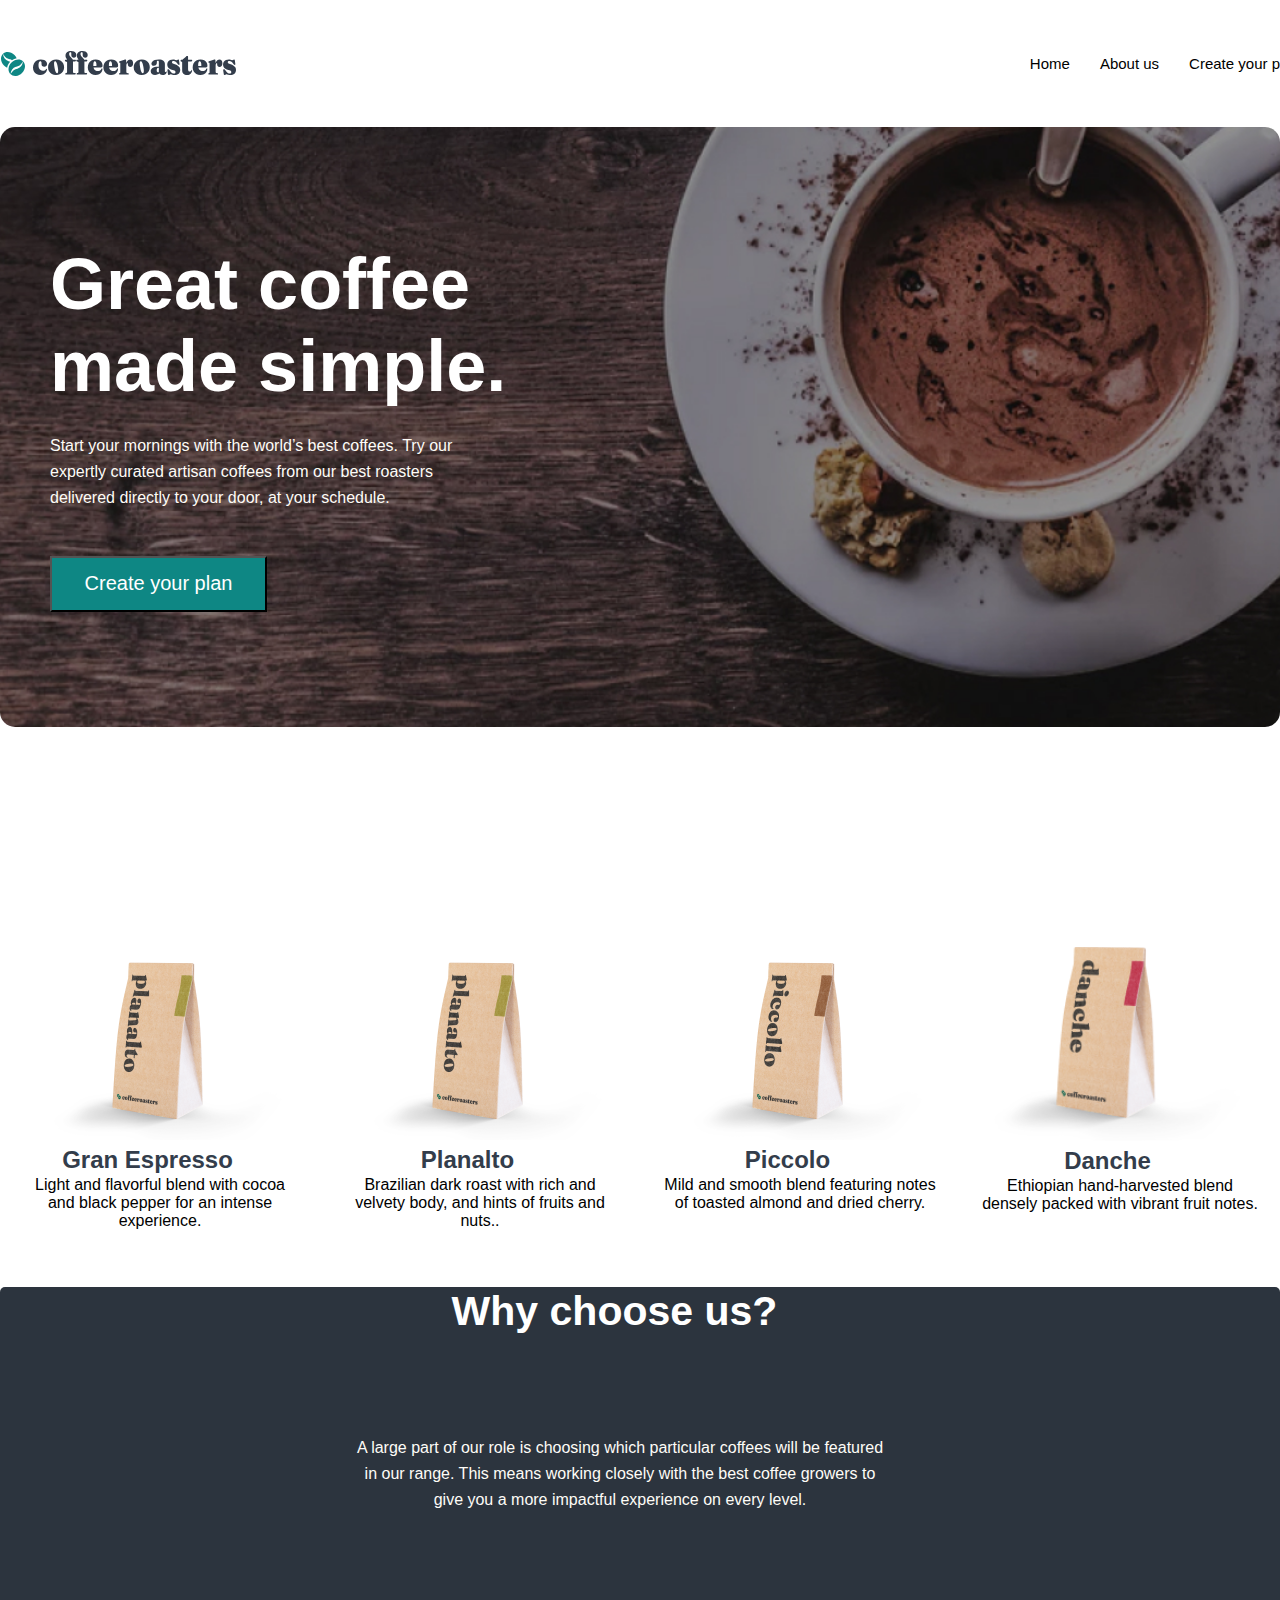
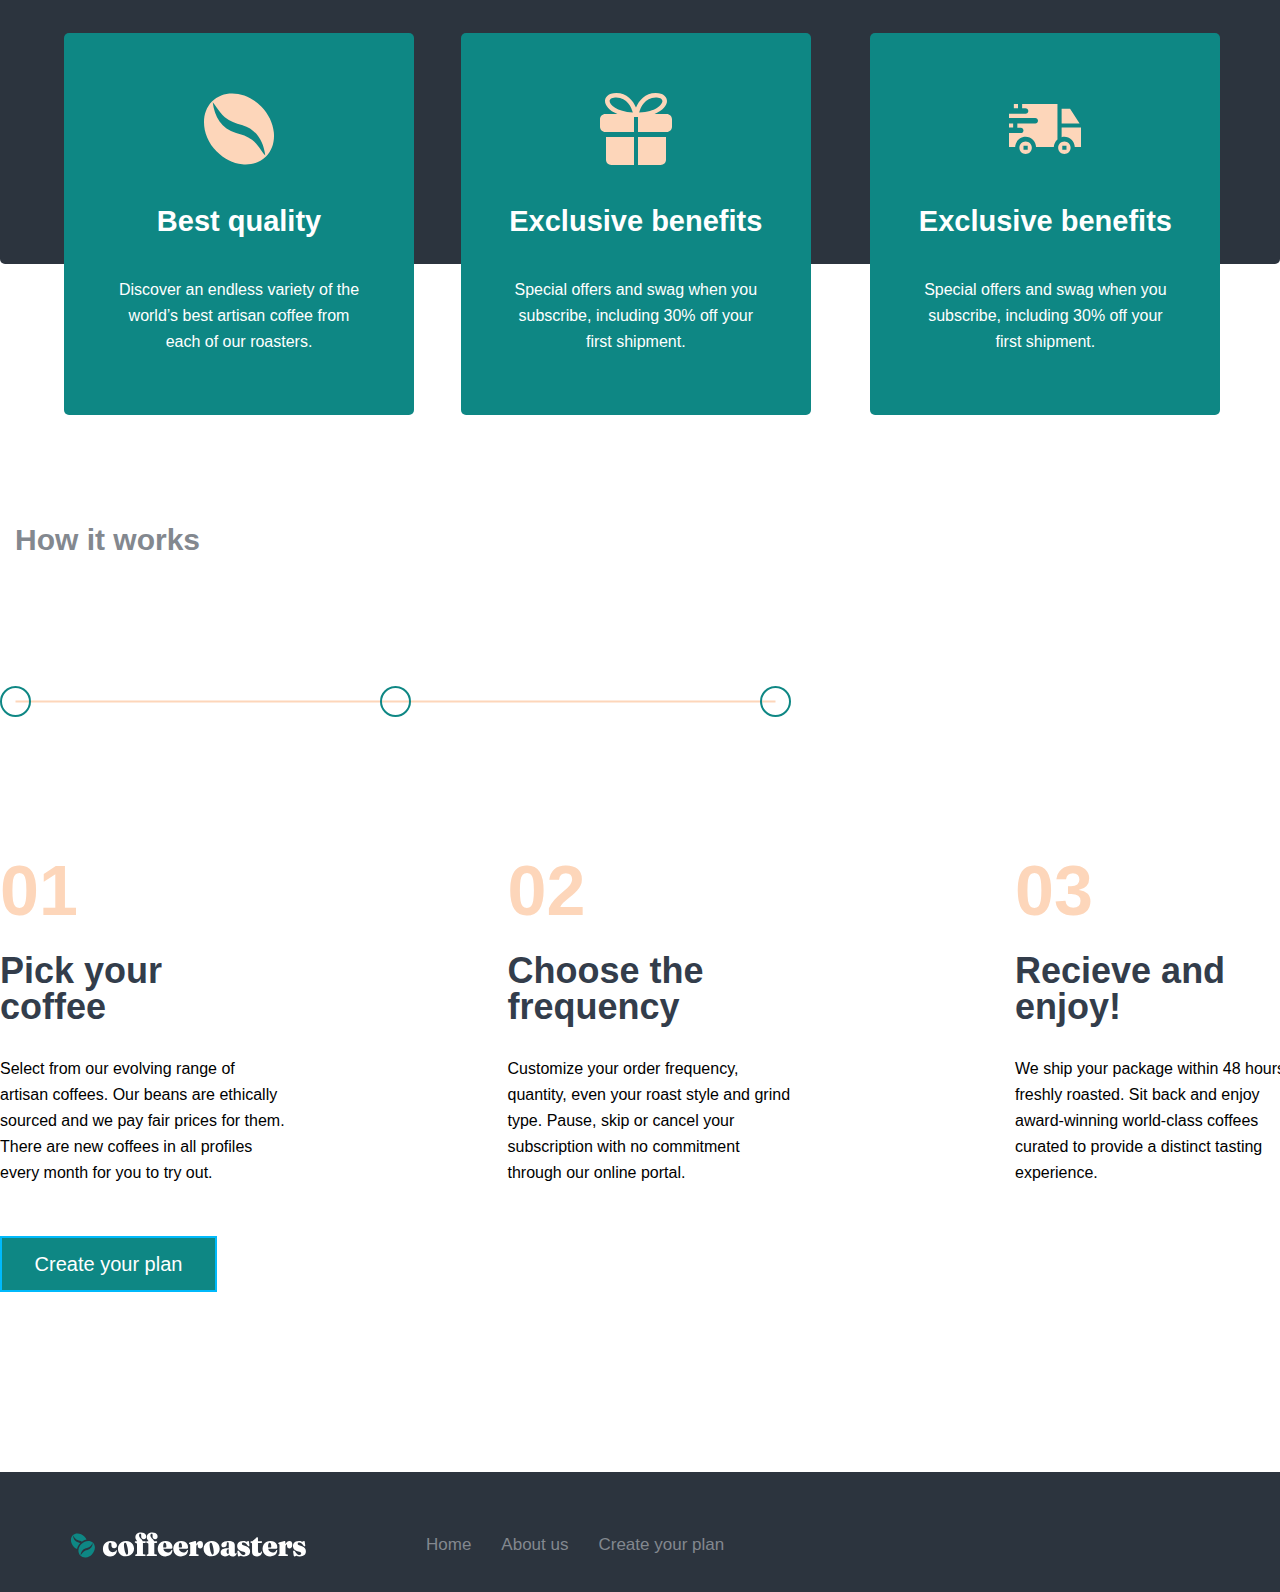
<file: index.html>
<!DOCTYPE html>
<html lang="en">

<head>
    <meta charset="UTF-8">
    <meta name="viewport" content="width=device-width, initial-scale=1.0">
    <title>Document</title>

    <link rel="stylesheet" href="https://cdnjs.cloudflare.com/ajax/libs/font-awesome/6.6.0/css/all.min.css"
        integrity="sha512-Kc323vGBEqzTmouAECnVceyQqyqdsSiqLQISBL29aUW4U/M7pSPA/gEUZQqv1cwx4OnYxTxve5UMg5GT6L4JJg=="
        crossorigin="anonymous" referrerpolicy="no-referrer" />

    <link rel="stylesheet" href="./style.css">
</head>

<body>
    <header>
        <div class="container">
            <!---------------------------------NAVBAR--------------------------->
            <nav class="navbar">
                <img src="images/Group 5.svg" alt="rasm">

                <ul class="nav-list">
                    <li><a href="#" class="nav-link">Home</a></li>
                    <li><a href="#" class="nav-link">About us</a></li>
                    <li><a href="#" class="nav-link">Create your plan</a></li>
                </ul>
            </nav>
            <!------------------------------------HERO-------------------------->
            <div class="hero">
                <div class="hero-content">
                    <h1 class="hero-title">Great coffee
                        made simple.</h1>
                    <p class="hero-text">Start your mornings with the world’s best coffees. Try our expertly curated
                        artisan coffees from our best roasters delivered directly to your door, at your schedule.</p>
                    <button class="hero-btn">Create your plan</button>
                </div>
            </div>
        </div>
    </header>
    <main>
        <!------------------------------------MAIN---------------------------->
        <div class="container">
            <div class="main-background">
                <div class="card-wrapper">
                    <div class="card">
                        <img width="256" src="images/kopi2.png" alt="rasm">
                        <h2 class="card-title">Gran Espresso</h2>
                        <p class="card-subtitle">Light and flavorful blend with cocoa and black pepper for an intense
                            experience.</p>
                    </div>



                    <div class="card">
                        <img width="256" src="images/kopi2.png" alt="rasm">
                        <h2 class="card-title">Planalto</h2>
                        <p class="card-subtitle">Brazilian dark roast with rich and velvety body, and hints of fruits
                            and nuts..</p>
                    </div>



                    <div class="card">
                        <img width="256" src="images/kopi3.png" alt="rasm">
                        <h2 class="card-title">Piccolo</h2>
                        <p class="card-subtitle">Mild and smooth blend featuring notes of toasted almond and dried
                            cherry.</p>
                    </div>


                    <div class="card">
                        <img width="256" src="images/kopi4.png" alt="rasm">
                        <h2 class="card-title">Danche</h2>
                        <p class="card-subtitle">Ethiopian hand-harvested blend densely packed with vibrant fruit notes.
                        </p>
                    </div>
                </div>
            </div>
    </main>
    <!---------------------------------------SECTION-------------------------------->
    <section>
        <div class="container">

            <div class="section-background">
                <h1 class="section-title">Why choose us?</h1>
                <p class="section-text">A large part of our role is choosing which particular coffees will be
                    featured
                    in our range. This means working closely with the best coffee growers to give
                    you a more impactful experience on every level.</p>

                <div class="kard-wrapper">
                    <div class="kard1">
                        <img width="72" height="72" src="images/coffee-bean.svg" alt="rasm">
                        <h2 class="kard-title">Best quality</h2>
                        <p class="kard-text"> Discover an endless variety of the world’s best artisan coffee from each
                            of
                            our roasters.</p>
                    </div>



                    <div class="kard2">
                        <img width="72" height="72" src="images/Combined Shape.svg" alt="rasm">
                        <h2 class="kard-title">Exclusive benefits</h2>
                        <p class="kard-text"> Special offers and swag when you subscribe, including 30% off your first
                            shipment.</p>
                    </div>


                    <div class="kard3">
                        <img width="72" height="72" src="images/Combined Shape (1).svg" alt="rasm">
                        <h2 class="kard-title">Exclusive benefits</h2>
                        <p class="kard-text"> Special offers and swag when you subscribe, including 30% off your first
                            shipment.</p>
                    </div>
                </div>
            </div>
            </div>
    </section>

<!----------------------------------------------SECTION2-------------------------------->
    <section>
        <div class="container">
            <h2 class="section2-heading">How it works</h2>
           <img style="margin-top: 10%;" src="./images/line-circle.svg" alt="">
            <div class="kv-wrapper">
                <div class="kv">
                    <h1 class="section2-number">01</h1>
                    <h2 class="section2-title">Pick your coffee</h2>
                    <p class="section2-text">Select from our evolving range of artisan coffees. Our beans are ethically
                        sourced and we pay fair prices for them. There are new coffees in all profiles every month for
                        you
                        to try out.</p>

                </div>

                <div class="kv">
                    <h1 class="section2-number">02</h1>
                    <h2 class="section2-title">Choose the frequency</h2>
                    <p class="section2-text">Customize your order frequency, quantity, even your roast style and grind type. Pause, skip or cancel your subscription with no commitment through our online portal.</p>
                </div>

                <div class="kv">
                    <h1 class="section2-number">03</h1>
                    <h2 class="section2-title">Recieve and enjoy!</h2>
                    <p class="section2-text">We ship your package within 48 hours, freshly roasted. Sit back and enjoy award-winning world-class coffees curated to provide a distinct tasting experience.</p>
                </div>

            </div>
            <button class="section-btn">Create your plan</button>
        </div>
    </section>
    <!-------------------------------------------FOOTER------------------------------------>
    <footer>
        <div class="container">
            <div class="footer-background">
                <div class="footer">
                    <img class="logo" src="images/Group 5 (1).svg" alt=rasm">
                    <ul class="footer-list">
                        <li><a href="#" class="footer-link">Home</a></li>
                        <li><a href="#" class="footer-link">About us</a></li>
                        <li><a href="#" class="footer-link">Create your plan</a></li>
                    </ul>

                    <ul class="icon-list">
                        <li><a href="#" class="icon"><i class="fa-brands fa-facebook"></i></a></li>
                        <li><a href="#" class="icon"><i class="fa-brands fa-square-twitter"></i></a></li>
                        <li><a href="#" class="icon"><i class="fa-brands fa-instagram"></i></a></li>

                    </ul>
                </div>
            </div>
        </div>
    </footer>
</body>

</html>
</file>
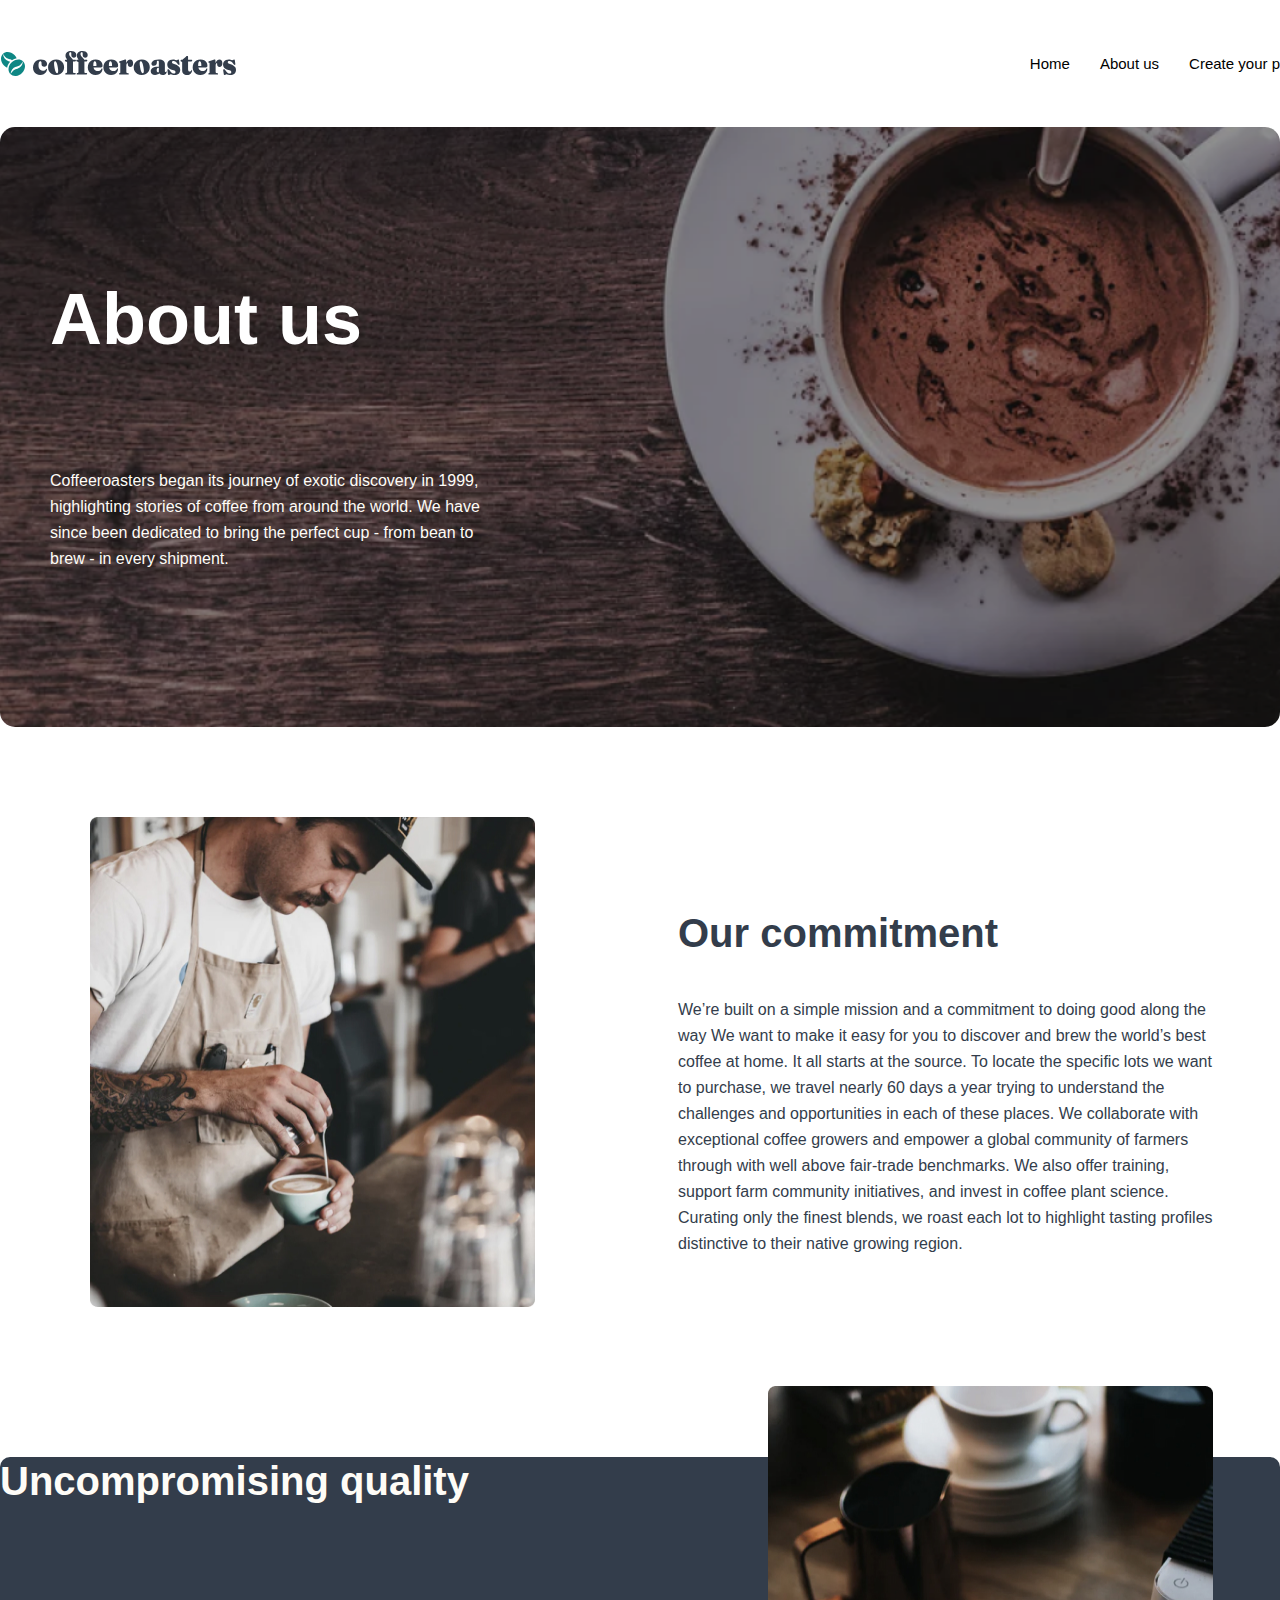
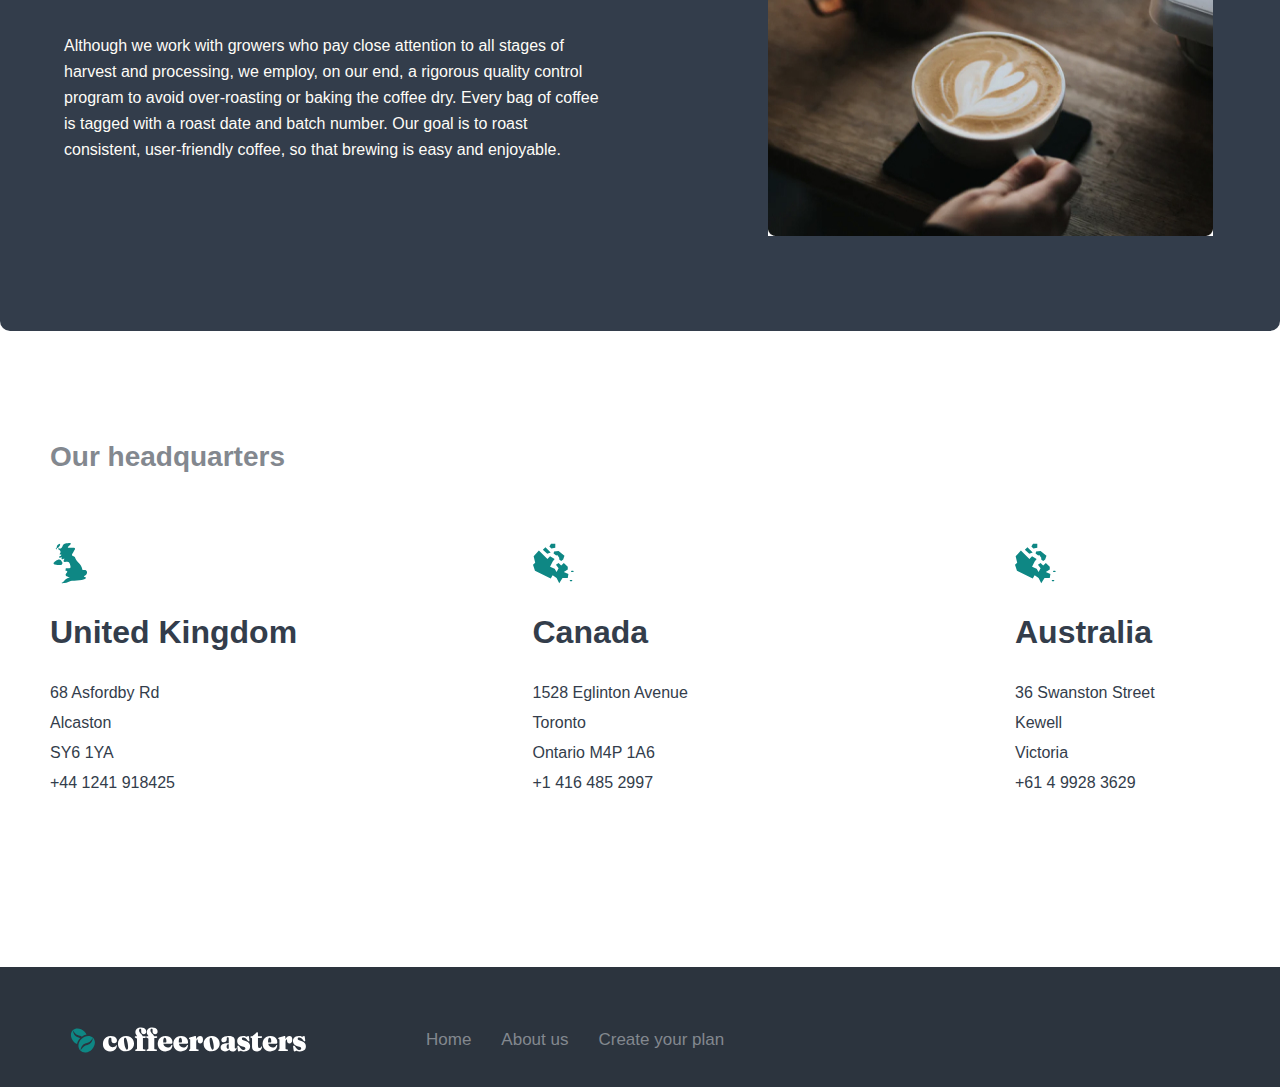
<file: About/index.html>
<!DOCTYPE html>
<html lang="en">

<head>
    <meta charset="UTF-8">
    <meta name="viewport" content="width=device-width, initial-scale=1.0">
    <title>Document</title>


    <link rel="stylesheet" href="https://cdnjs.cloudflare.com/ajax/libs/font-awesome/6.6.0/css/all.min.css"
        integrity="sha512-Kc323vGBEqzTmouAECnVceyQqyqdsSiqLQISBL29aUW4U/M7pSPA/gEUZQqv1cwx4OnYxTxve5UMg5GT6L4JJg=="
        crossorigin="anonymous" referrerpolicy="no-referrer" />

    <link rel="stylesheet" href="./style.css">
</head>

<body>
    <header>
        <div class="container">
            <!--------------------------------NAVBAR---------------------------------->
            <nav class="navbar">
                <img src="./images/Group 5 (2).svg" alt="rasm">

                <ul class="nav-list">
                    <li><a href="#" class="nav-link">Home</a></li>
                    <li><a href="#" class="nav-link">About us</a></li>
                    <li><a href="#" class="nav-link">Create your plan</a></li>
                </ul>
            </nav>
            <!---------------------------------HERO---------------------------->
            <div class="hero">
                <div class="hero-content">
                    <h1 class="hero-title">About us</h1>
                    <p class="hero-text">Coffeeroasters began its journey of exotic discovery in 1999, highlighting
                        stories of coffee from around the world. We have since been dedicated to bring the perfect
                        cup - from bean to brew
                        - in every shipment.</p>
                </div>
            </div>
        </div>
    </header>
    <!--------------------------------------------MAIN---------------------------------->
    <main>
        <div class="container">
            <div class="main">
                <img style="margin-top: 90px; margin-left: 90px;" width="445" height="490" src="./images/Bitmap (1).jpg" alt="">
                <div class="main-content">
                    <h1 class="main-title">Our commitment</h1>
                    <p class="main-text">We’re built on a simple mission and a commitment to doing good along the 
                         way
                        We
                        want to make it easy for you to discover and brew the world’s best coffee at home. It all 
                         starts
                        at
                        the source. To locate the specific lots we want to purchase, we travel nearly 60 days a year
                        trying
                        to understand the challenges and opportunities in each of these places. We collaborate with
                        exceptional coffee growers and empower a global community of farmers through with well above
                        fair-trade benchmarks. We also offer training, support farm community initiatives, and 
                         invest in
                        coffee plant science. Curating only the finest blends, we roast each lot to highlight 
                         tasting
                        profiles distinctive to their native growing region.</p>
                </div>
            </div>
        </div>
    </main>
          <!-----------------------------------SECTION------------------------------------->
          <section>
            <div class="container">
                <div class="section">
                    <h1 class="section-title">Uncompromising quality</h1>
                    <p class="section-text">Although we work with growers who pay close attention to all stages of 
                         harvest and processing, we employ, on our end, a rigorous quality control program to avoid 
                         over-roasting or baking 
                         the coffee dry. Every bag of coffee is tagged with a roast date and batch number. Our goal 
                          is to roast consistent, 
                         user-friendly coffee, so that brewing is easy and enjoyable.</p>
                         <img class="img-pic" src="./images/Bitmap (2).jpg" alt="">
                </div>
            </div>
          </section>
          <!--------------------------------SECTIION2-------------------------------------->
          <section>
            <div class="container">
                <h1 class="section2-heading">Our headquarters</h1>
                <div class="card-wrapper">
                    <div class="card">
                        <img width="41" height="41px" src="./images/Combined Shape (2).svg" alt="">
                        <h1 class="section2-title">United Kingdom</h1>
                        <ul class="sec-list">
                            <li>68  Asfordby Rd</li>
                            <li>Alcaston</li>
                            <li>SY6 1YA</li>
                            <li>+44 1241 918425</li>
                        </ul>
                    </div>


                    <div class="card">
                        <img width="41" height="41px" src="./images/Combined Shape (3).svg" alt="">
                        <h1 class="section2-title">Canada</h1>
                        <ul class="sec-list">
                            <li>1528  Eglinton Avenue</li>
                            <li>Toronto</li>
                            <li>Ontario M4P 1A6</li>
                            <li>+1 416 485 2997</li>
                        </ul>
                    </div>


                    <div class="card">
                        <img width="41" height="41px" src="./images/Combined Shape (3).svg" alt="">
                        <h1 class="section2-title">Australia</h1>
                        <ul class="sec-list">
                            <li>36 Swanston Street</li>
                            <li>Kewell</li>
                            <li>Victoria</li>
                            <li>+61 4 9928 3629</li>
                        </ul>
                    </div>
                </div>
            </div>
          </section>
           <!-------------------------------------------FOOTER------------------------------------>
    <footer>
        <div class="container">
            <div class="footer-background">
                <div class="footer">
                    <img class="logo" src="images/Group 5 (1).svg" alt=rasm">
                    <ul class="footer-list">
                        <li><a href="#" class="footer-link">Home</a></li>
                        <li><a href="#" class="footer-link">About us</a></li>
                        <li><a href="#" class="footer-link">Create your plan</a></li>
                    </ul>

                    <ul class="icon-list">
                        <li><a href="#" class="icon"><i class="fa-brands fa-facebook"></i></a></li>
                        <li><a href="#" class="icon"><i class="fa-brands fa-square-twitter"></i></a></li>
                        <li><a href="#" class="icon"><i class="fa-brands fa-instagram"></i></a></li>

                    </ul>
                </div>
            </div>
        </div>
    </footer>
</body>

</html>
</file>
<file: style.css>
@font-face {
    font-family: "Open Sans", sans-serif;
    src: url('./fonts/OpenSans-Bold.woff');
}

@font-face {
    font-family: "Open Sans", sans-serif;
    src: url('./fonts/OpenSans-Bold.woff2');
}


@font-face {
    font-family: "Open Sans", sans-serif;
    src: url('./fonts/OpenSans-Regular.woff');
}

@font-face {
    font-family: "Open Sans", sans-serif;
    src: url('./fonts/OpenSans-Regular.woff2');
}

* {
    margin: 0;
    padding: 0;
    box-sizing: border-box;
    list-style: none;
    text-decoration: none;
}

.container {
    width: 1300px;
    margin: 0 auto;
}

body {
    font-family: "Open Sans", sans-serif;
}

.navbar {
    margin-top: 50px;
    display: flex;
    justify-content: space-between;
    align-items: center;
}

.nav-list {
    display: flex;
    gap: 30px;
}

.nav-link {
    font-family: "Open Sans" sans-serif;
    font-weight: 300;
    font-size: 15px;
    color: rgb(0, 0, 0);
}

.nav-link:hover {
    color: rgb(147, 144, 144);
    transition: all 0, 5 ease;
}

/*==========================NAVBAR TUGADI====================*/
.hero {
    display: flex;
    align-items: center;
    margin-top: 50px;
    border-radius: 15px;
    width: 1280px;
    height: 600px;
    background-image: url(images/Bitmap.jpg);
    background-repeat: no-repeat;
    background-size: cover;
    background-position: center;

}


.hero-content {
    width: 493px;
    margin-left: 50px;
    display: flex;
    flex-direction: column;
    gap: 15px;

}

.hero-title {
    color: white;
    width: 493px;
    height: 145px;
    font-weight: 700;
    font-size: 72px;
}

.hero-text {
    width: 445px;
    height: 78px;
    top: 177px;
    font-weight: 400;
    font-size: 16px;
    line-height: 26px;
    color: #FEFCF7;
    margin: 30px 0;

}


.hero-btn {
    width: 217px;
    height: 56px;
    color: white;
    font-size: 20px;
    padding: 10px 16px;
    background: #0E8784;
    transition: all 0.4s ease-in-out;
}




/*==================MAIN BOSHLANDI=====================*/

.card-wrapper {
    margin-top: 200px;
    display: flex;

}

.card-title {
    width: 255px;
    height: 32px;
    font-size: 24px;
    line-height: 32px;
    text-align: center;
    color: #333D4B;
}

.card-text {
    width: 255px;
    height: 78px;
    text-align: center;
    font-size: 16px;
    line-height: 26px;
    color: #333D4B;
}

.card {
    padding: 20px;
    width: 320px;
    height: 260px;
    text-align: center;

}

/*======================SECTION BOSHLANDI=================*/
.section-background {
    position: relative;
    width: 1280px;
    height: 577px;
    background: #2C343E;
    border-radius: 5px;
}

.section-title {
    color: white;
    width: 329px;
    height: 48px;
    margin-top: 100px;
    font-weight: 700;
    line-height: 48px;
    font-size: 41px;
    margin-left: 450px;
    text-align: center;
}

.section-text {
    width: 540px;
    height: 80px;
    font-weight: 400;
    line-height: 26px;
    font-size: 16px;
    color: #FEFCF7;
    margin-top: 100px;
    margin-left: 350px;
    text-align: center;
}

.kard-wrapper {

    display: flex;

}

.kard1 {
    position: absolute;
    top: 60%;
    left: 5%;
    padding: 20px;
    width: 350px;
    height: 382px;
    background-color: #0E8784;
    text-align: center;
    display: flex;
    align-items: center;
    justify-content: center;
    flex-direction: column;
    gap: 40px;
    border-radius: 5px;
}

.kard2 {
    position: absolute;
    top: 60%;
    left: 36%;
    padding: 20px;
    width: 350px;
    height: 382px;
    background-color: #0E8784;
    text-align: center;
    display: flex;
    align-items: center;
    justify-content: center;
    flex-direction: column;
    gap: 40px;
    border-radius: 5px;
}

.kard3 {
    position: absolute;
    top: 60%;
    left: 68%;
    padding: 20px;
    width: 350px;
    height: 382px;
    background-color: #0E8784;
    text-align: center;
    display: flex;
    align-items: center;
    justify-content: center;
    flex-direction: column;
    gap: 40px;
    border-radius: 5px;
}

.kard-title {
    width: 255px;
    height: 32px;
    font-size: 29px;
    line-height: 32px;
    text-align: center;
    color: white;
}

.kard-text {
    width: 255px;
    height: 78px;
    font-size: 16px;
    line-height: 26px;
    font-weight: 400;
    color: white;

}

/*==========================SECTION2 BOSHLANDI=====================*/
.section2-heading {
    width: 255px;
    height: 32px;
    margin-top: 20%;
    font-size: 30px;
    line-height: 32px;
    color: #83888F;
   margin-left: 15px;
}
hr{
    width: 760px;
    color: #FDD6BA;
    margin-top: 10%;
    margin-left: 16px;
}
.kv-wrapper {
    display: flex;
    justify-content: space-between;
}

.kv {
    margin-top: 10%;
    display: flex;
    flex-direction: column;
    gap: 30px;
    width: 285px;
    height: 355px;
}

.section2-number {
    width: 90px;
    height: 72px;
    color: #FDD6BA;
    font-size: 70px;

}

.section2-title {
    width: 255px;
    height: 73px;
    color: #333D4B;
    font-size: 36px;
    line-height: 36px;
    font-weight: 700;
}

.section2-text {
    width: 285px;
    height: 130px;
    font-size: 16px;
    line-height: 26px;
    font-weight: 400;
}
.section-btn {
    width: 217px;
    height: 56px;
    color: white;
    font-size: 20px;
    padding: 10px 16px;
    border: 2px solid #00BAFC;
    background: #0E8784;
    transition: all 0.4s ease-in-out;
    margin-top: 30px;
}


.section-btn:hover {
    background: white;
    color: #00BAFC;
}
/*===================FOOTER BOSHLANDI==============*/
.footer-background{
    width: 1280px;
    height: 120px;
    background-color: #2C343E;
    margin-top: 180px;
}
.footer {
    margin-top: 50px;
    display: flex;
    gap: 120px;
    align-items: center;
}

.footer-list {
    display: flex;
    gap: 30px;
    margin-top: 60px;
}

.footer-link {
    font-family: "Open Sans" sans-serif;
    font-weight: 300;
    font-size: 17px;
    color: 
    #83888F;
}
.logo{
    margin-top: 60px;
    margin-left: 70px;
}
.icon-list{
    display: flex;
    justify-content: space-between;
    margin-top:60px ;
    margin-left: 190px;
    gap: 30px;
    font-size: 30px;
}
.icon{
    color: white;
}
</file>
<file: About/style.css>
@font-face {
    font-family: "Open Sans", sans-serif;
    src: url('./fonts/OpenSans-Bold.woff');
}

@font-face {
    font-family: "Open Sans", sans-serif;
    src: url('./fonts/OpenSans-Bold.woff2');
}


@font-face {
    font-family: "Open Sans", sans-serif;
    src: url('./fonts/OpenSans-Regular.woff');
}

@font-face {
    font-family: "Open Sans", sans-serif;
    src: url('./fonts/OpenSans-Regular.woff2');
}

* {
    margin: 0;
    padding: 0;
    box-sizing: border-box;
    list-style: none;
    text-decoration: none;
}

.container {
    width: 1300px;
    margin: 0 auto;
}

body {
    font-family: "Open Sans", sans-serif;
}

.navbar {
    margin-top: 50px;
    display: flex;
    justify-content: space-between;
    align-items: center;
}

.nav-list {
    display: flex;
    gap: 30px;
}

.nav-link {
    font-family: "Open Sans" sans-serif;
    font-weight: 300;
    font-size: 15px;
    color: rgb(0, 0, 0);
}

.nav-link:hover {
    color: rgb(147, 144, 144);
    transition: all 0, 5 ease;
}
/*==========================NAVBAR TUGADI====================*/
.hero {
    display: flex;
    align-items: center;
    margin-top: 50px;
    border-radius: 15px;
    width: 1280px;
    height: 600px;
    background-image: url(./images/Group\ 7.png);
    background-repeat: no-repeat;
    background-size: cover;
    background-position: center;

}


.hero-content {
    width: 493px;
    margin-left: 50px;
    display: flex;
    flex-direction: column;
    gap: 15px;
    
}

.hero-title {
    color: white;
    width: 493px;
    height: 145px;
    font-weight: 700;
    font-size: 72px;
}

.hero-text {
    width: 445px;
    height: 78px;
    top: 177px;
    font-weight: 400;
    font-size: 16px;
    line-height: 26px;
    color: #FEFCF7;
    margin: 30px 0;
}
/*=================================MAIN BOSHLANDI=========================*/
.main{
    display: flex;
    gap: 11%;
    margin: 0 auto;
}
.main-content{
    margin-top: 14%;
    color: #333D4B;
    display: flex;
    flex-direction: column;
    gap: 40px;
}
.main-title{
    width: 357px;
    height: 48px;
    font-size: 40px;
    line-height: 48px;
}
.main-text{
    width:540px;
    height: 260px;
    font-size: 16px;
    line-height: 26px;
}
/*================================SECTION==========================*/
.section{
    position: relative;
    width: 1280px;
    height: 474px;
    border-radius: 10px;
    background-color: #333D4B;
    margin-top: 150px;
}
.section-title{
    width: 517px;
    height: 48px;
    font-size: 40px ;
    line-height: 48px;
    color: #FEFCF7;  
    
}
.section-text{
    width:540px;
    height: 260px;
    font-size: 16px;
    line-height: 26px;
    color: #FEFCF7;
    margin-top: 10%;
    margin-left: 5%;
}
.img-pic{
    width: 445px;
    height: 450px;
    position: absolute;
    bottom:20%;
    left: 60%;
}
/*====================================SECTION2===========================*/
.section2-heading{
    width: 255px;
    height: 32px;
    font-size: 28px;
    line-height: 32px;
    margin-top: 110px;
    margin-left: 50px;
    color:  #83888F;
}
.card-wrapper{
    display: flex;
    justify-content: space-between;
}
.card{
    margin-top: 70px;
    margin-left: 50px;
    display: flex;
    flex-direction: column;
    gap: 30px;
}
.section2-title{
    width: 272px;
    height: 36px;
    font-size: 32px;
    line-height: 36px;
    color: #333D4B;
}
.sec-list{
    width: 285px;
    height: 107px;
    font-size: 16px;
    line-height: 26px;
    color: #333D4B;
    display: flex;
    flex-direction: column;
   gap: 4px;
}
/*====================================FOOTER==============================*/
.footer-background{
    width: 1280px;
    height: 120px;
    background-color: #2C343E;
    margin-top: 180px;
}
.footer {
    margin-top: 50px;
    display: flex;
    gap: 120px;
    align-items: center;
}

.footer-list {
    display: flex;
    gap: 30px;
    margin-top: 60px;
}

.footer-link {
    font-family: "Open Sans" sans-serif;
    font-weight: 300;
    font-size: 17px;
    color: 
    #83888F;
}
.logo{
    margin-top: 60px;
    margin-left: 70px;
}
.icon-list{
    display: flex;
    justify-content: space-between;
    margin-top:60px ;
    margin-left: 190px;
    gap: 30px;
    font-size: 30px;
}
.icon{
    color: white;
}
</file>
